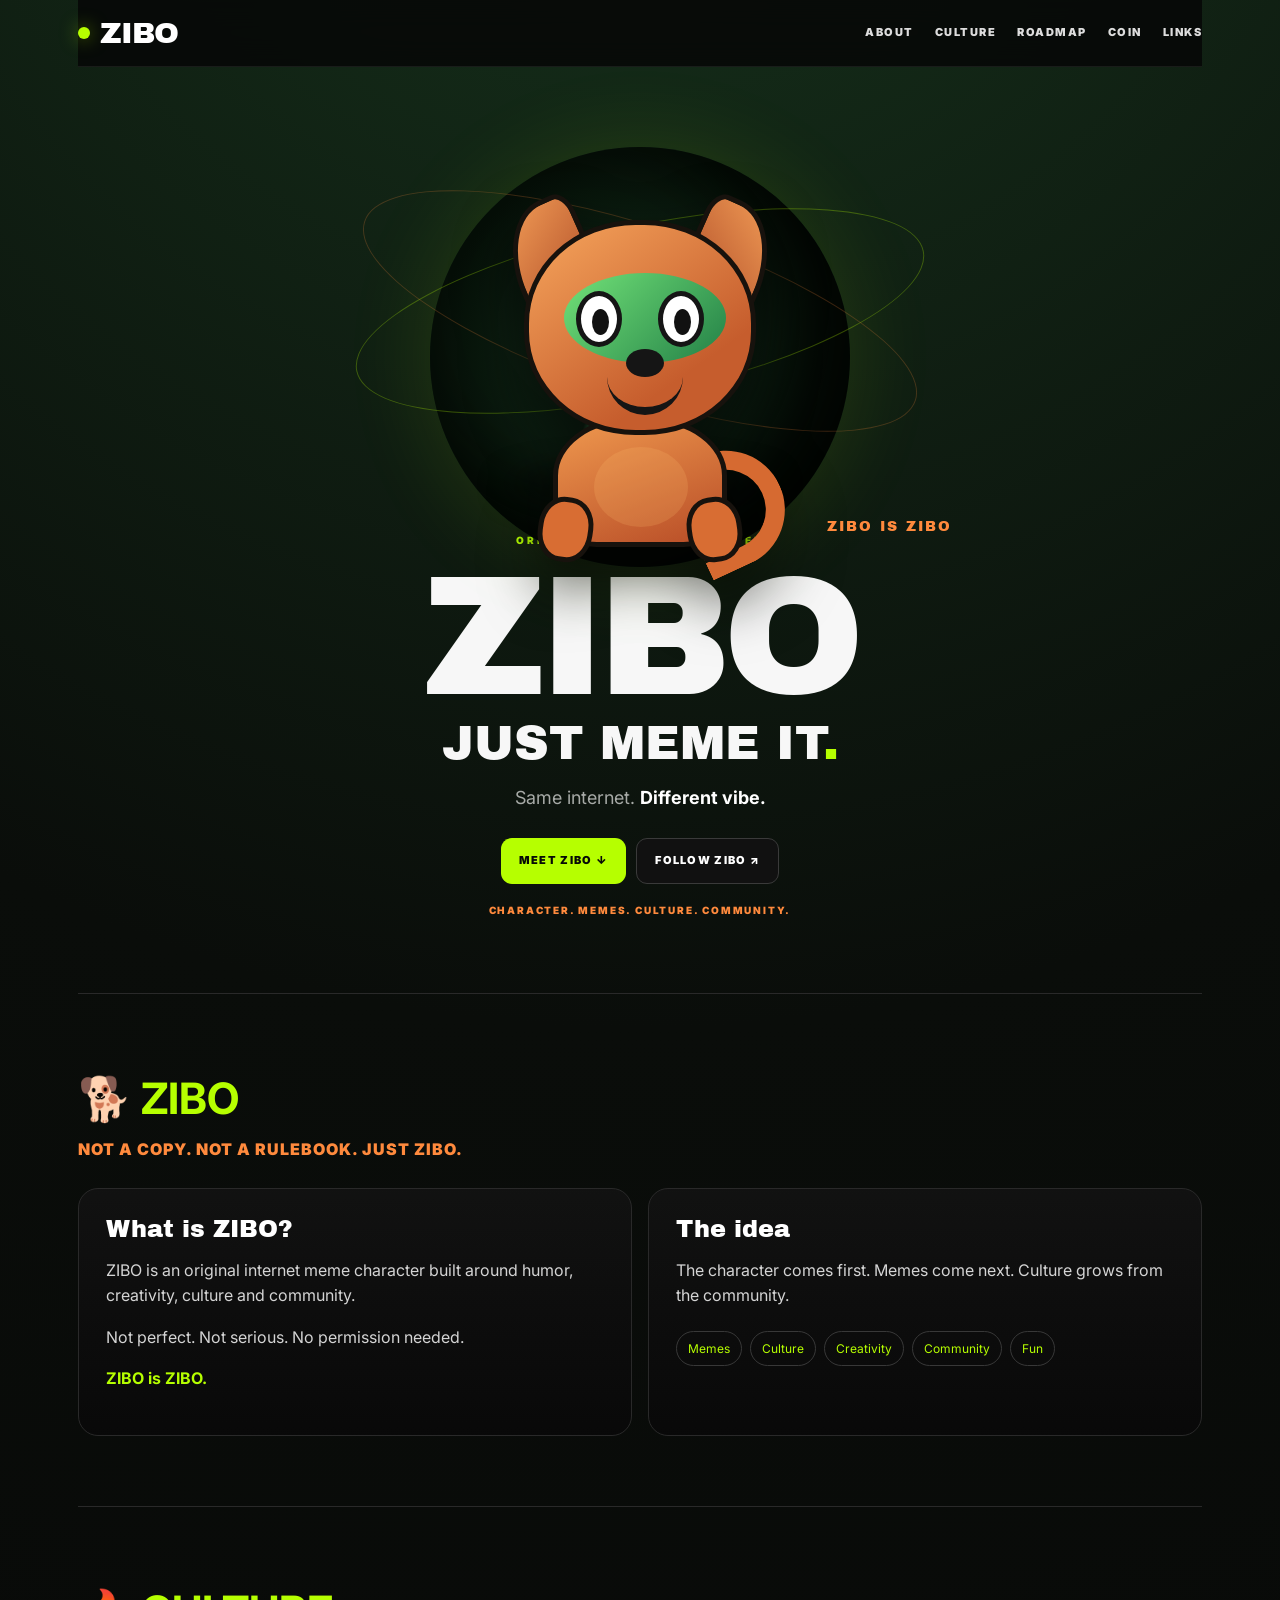
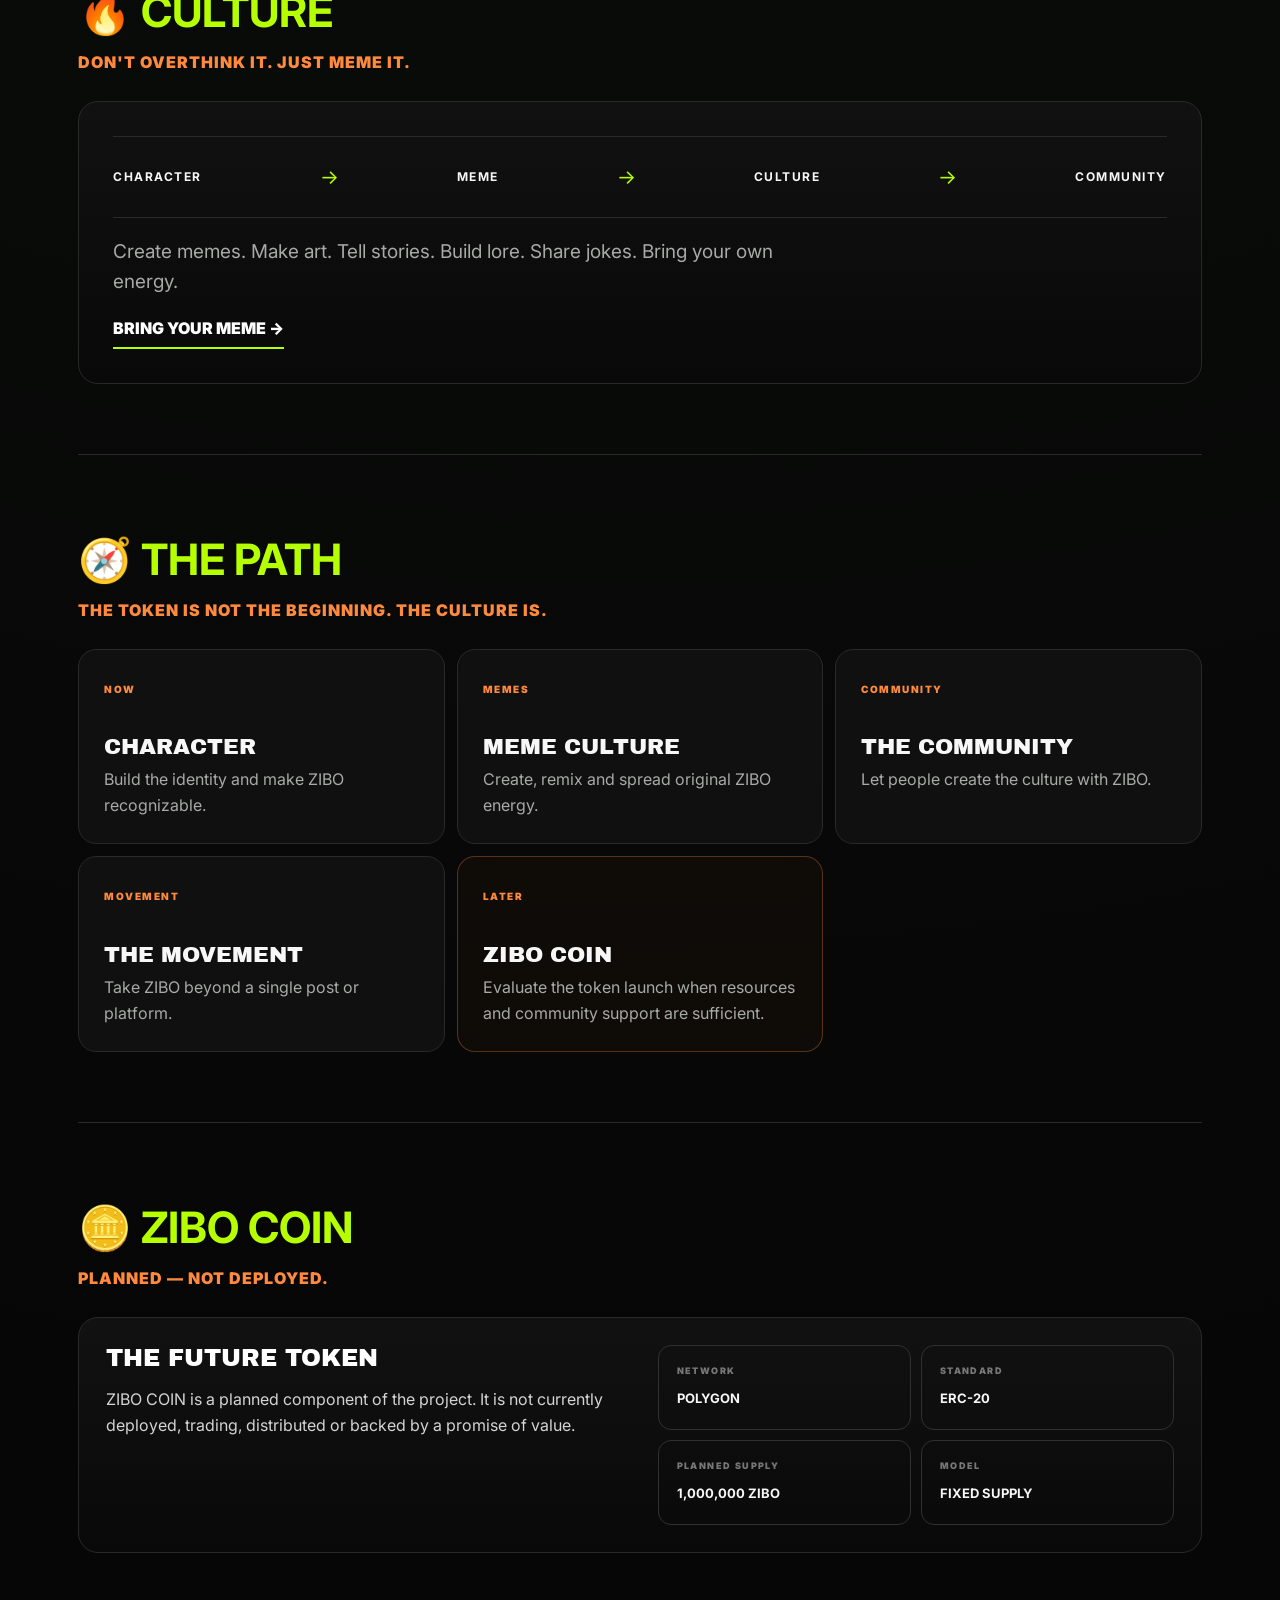
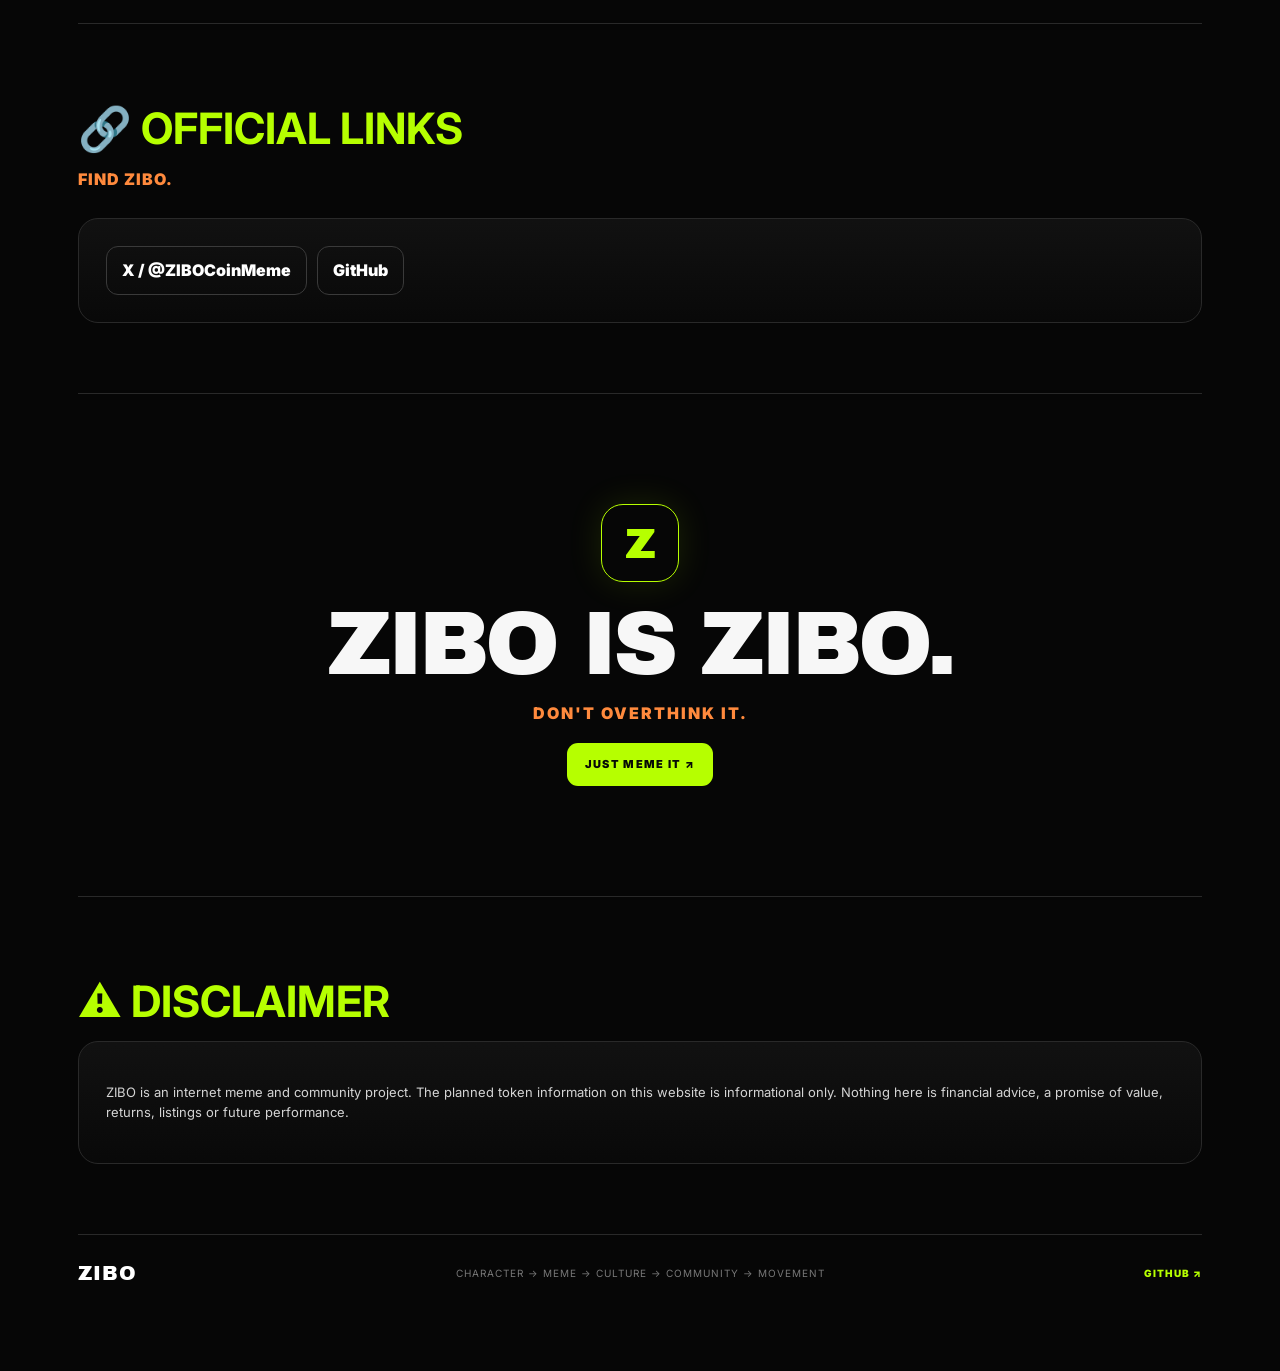
<file: index.html>
<!doctype html>
<html lang="en">
<head>
<meta charset="utf-8">
<meta name="viewport" content="width=device-width,initial-scale=1">
<meta name="theme-color" content="#07110c">
<meta name="description" content="ZIBO — JUST MEME IT. Character. Memes. Culture. Community.">
<meta property="og:title" content="ZIBO — JUST MEME IT.">
<meta property="og:description" content="Same internet. Different vibe.">
<meta property="og:type" content="website">
<title>ZIBO — JUST MEME IT.</title>
<link rel="stylesheet" href="./styles.css">
</head>
<body>
<main class="wrap">
<nav class="nav">
  <a class="brand" href="#top"><span class="brand-dot"></span>ZIBO</a>
  <div class="navlinks"><a href="#about">ABOUT</a><a href="#culture">CULTURE</a><a href="#roadmap">ROADMAP</a><a href="#coin">COIN</a><a href="#links">LINKS</a></div>
</nav>

<header class="hero" id="top">
  <div class="hero-art" aria-label="ZIBO original character">
    <div class="planet"></div><div class="ring ring-a"></div><div class="ring ring-b"></div>
    <div class="zibo-shadow"></div>
    <div class="zibo">
      <div class="ear ear-l"></div><div class="ear ear-r"></div>
      <div class="head"><div class="mask"></div><div class="eye eye-l"><i></i></div><div class="eye eye-r"><i></i></div><div class="nose"></div><div class="smile"></div></div>
      <div class="body"><div class="belly"></div></div><div class="paw paw-l"></div><div class="paw paw-r"></div><div class="tail"></div>
    </div>
    <div class="orbit-word">ZIBO IS ZIBO</div>
  </div>
  <div class="eyebrow">ORIGINAL INTERNET CHARACTER</div>
  <h1>ZIBO</h1>
  <p class="hero-title">JUST MEME IT<span>.</span></p>
  <p class="hero-sub">Same internet. <strong>Different vibe.</strong></p>
  <div class="actions"><a class="btn" href="#about">MEET ZIBO ↓</a><a class="btn alt" href="https://x.com/ZIBOCoinMeme" target="_blank" rel="noopener">FOLLOW ZIBO ↗</a></div>
  <div class="tag">CHARACTER. MEMES. CULTURE. COMMUNITY.</div>
</header>

<section id="about">
  <h2 class="section-title">🐕 ZIBO</h2><p class="section-sub">NOT A COPY. NOT A RULEBOOK. JUST ZIBO.</p>
  <div class="grid">
    <article class="card"><h3>What is ZIBO?</h3><p>ZIBO is an original internet meme character built around humor, creativity, culture and community.</p><p>Not perfect. Not serious. No permission needed.</p><p><strong>ZIBO is ZIBO.</strong></p></article>
    <article class="card"><h3>The idea</h3><p>The character comes first. Memes come next. Culture grows from the community.</p><div class="pills"><span>Memes</span><span>Culture</span><span>Creativity</span><span>Community</span><span>Fun</span></div></article>
  </div>
</section>

<section id="culture">
  <h2 class="section-title">🔥 CULTURE</h2><p class="section-sub">DON'T OVERTHINK IT. JUST MEME IT.</p>
  <div class="culture-box"><div class="flow"><b>CHARACTER</b><span>→</span><b>MEME</b><span>→</span><b>CULTURE</b><span>→</span><b>COMMUNITY</b></div><p>Create memes. Make art. Tell stories. Build lore. Share jokes. Bring your own energy.</p><a class="inline-btn" href="https://x.com/ZIBOCoinMeme" target="_blank" rel="noopener">BRING YOUR MEME →</a></div>
</section>

<section id="roadmap">
  <h2 class="section-title">🧭 THE PATH</h2><p class="section-sub">THE TOKEN IS NOT THE BEGINNING. THE CULTURE IS.</p>
  <div class="timeline">
    <article><span>NOW</span><h3>CHARACTER</h3><p>Build the identity and make ZIBO recognizable.</p></article>
    <article><span>MEMES</span><h3>MEME CULTURE</h3><p>Create, remix and spread original ZIBO energy.</p></article>
    <article><span>COMMUNITY</span><h3>THE COMMUNITY</h3><p>Let people create the culture with ZIBO.</p></article>
    <article><span>MOVEMENT</span><h3>THE MOVEMENT</h3><p>Take ZIBO beyond a single post or platform.</p></article>
    <article class="future"><span>LATER</span><h3>ZIBO COIN</h3><p>Evaluate the token launch when resources and community support are sufficient.</p></article>
  </div>
</section>

<section id="coin">
  <h2 class="section-title">🪙 ZIBO COIN</h2><p class="section-sub">PLANNED — NOT DEPLOYED.</p>
  <div class="card coin-card"><div><h3>THE FUTURE TOKEN</h3><p>ZIBO COIN is a planned component of the project. It is not currently deployed, trading, distributed or backed by a promise of value.</p></div><div class="specs"><div><small>NETWORK</small><b>POLYGON</b></div><div><small>STANDARD</small><b>ERC-20</b></div><div><small>PLANNED SUPPLY</small><b>1,000,000 ZIBO</b></div><div><small>MODEL</small><b>FIXED SUPPLY</b></div></div></div>
</section>

<section id="links">
  <h2 class="section-title">🔗 OFFICIAL LINKS</h2><p class="section-sub">FIND ZIBO.</p>
  <div class="card links"><a href="https://x.com/ZIBOCoinMeme" target="_blank" rel="noopener">X / @ZIBOCoinMeme</a><a href="https://github.com/zibocoinmeme-netizen/ZIBO-COIN" target="_blank" rel="noopener">GitHub</a></div>
</section>

<section class="final"><div class="final-z">Z</div><h2>ZIBO IS ZIBO.</h2><p>DON'T OVERTHINK IT.</p><a class="btn" href="https://x.com/ZIBOCoinMeme" target="_blank" rel="noopener">JUST MEME IT ↗</a></section>

<section class="disclaimer"><h2 class="section-title">⚠️ DISCLAIMER</h2><div class="card"><p>ZIBO is an internet meme and community project. The planned token information on this website is informational only. Nothing here is financial advice, a promise of value, returns, listings or future performance.</p></div></section>

<footer><strong>ZIBO</strong><span>CHARACTER → MEME → CULTURE → COMMUNITY → MOVEMENT</span><a href="https://github.com/zibocoinmeme-netizen/ZIBO-COIN" target="_blank" rel="noopener">GITHUB ↗</a></footer>
</main>
<script src="./script.js"></script>
</body>
</html>
</file>
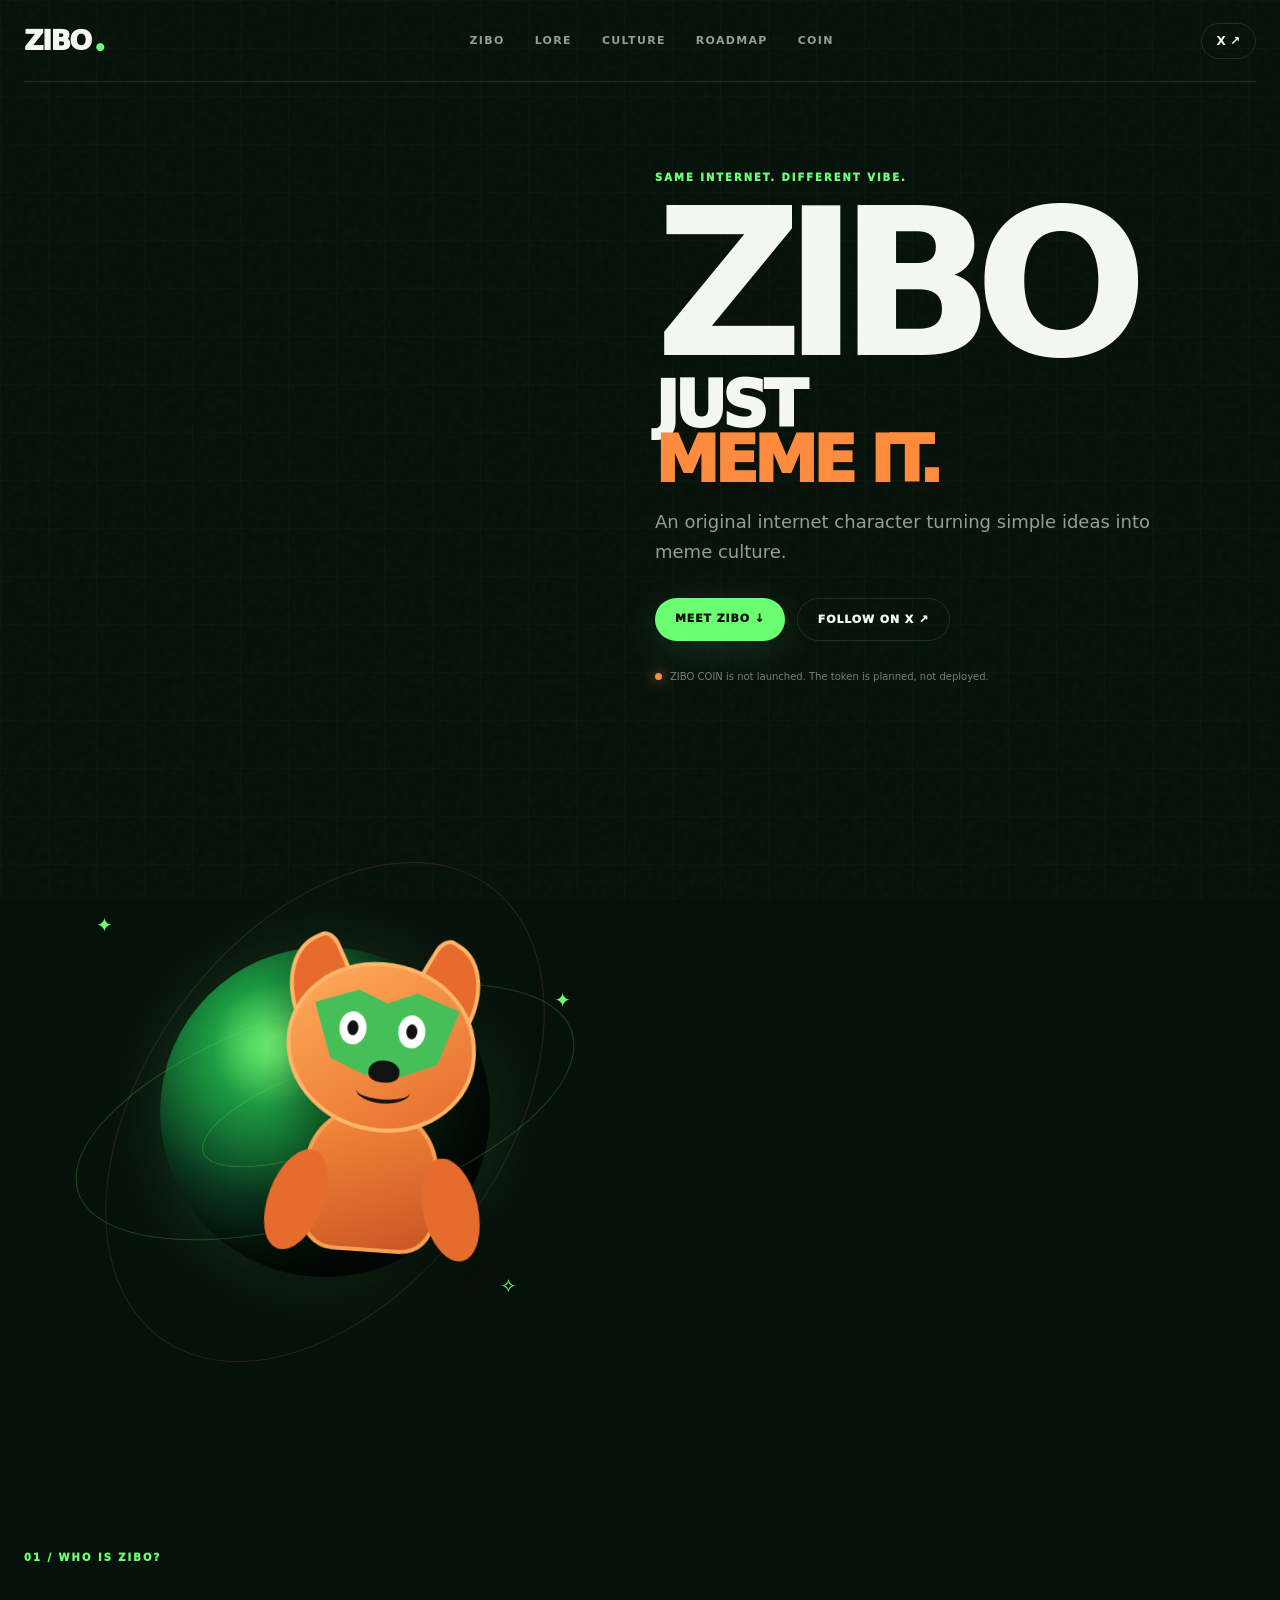
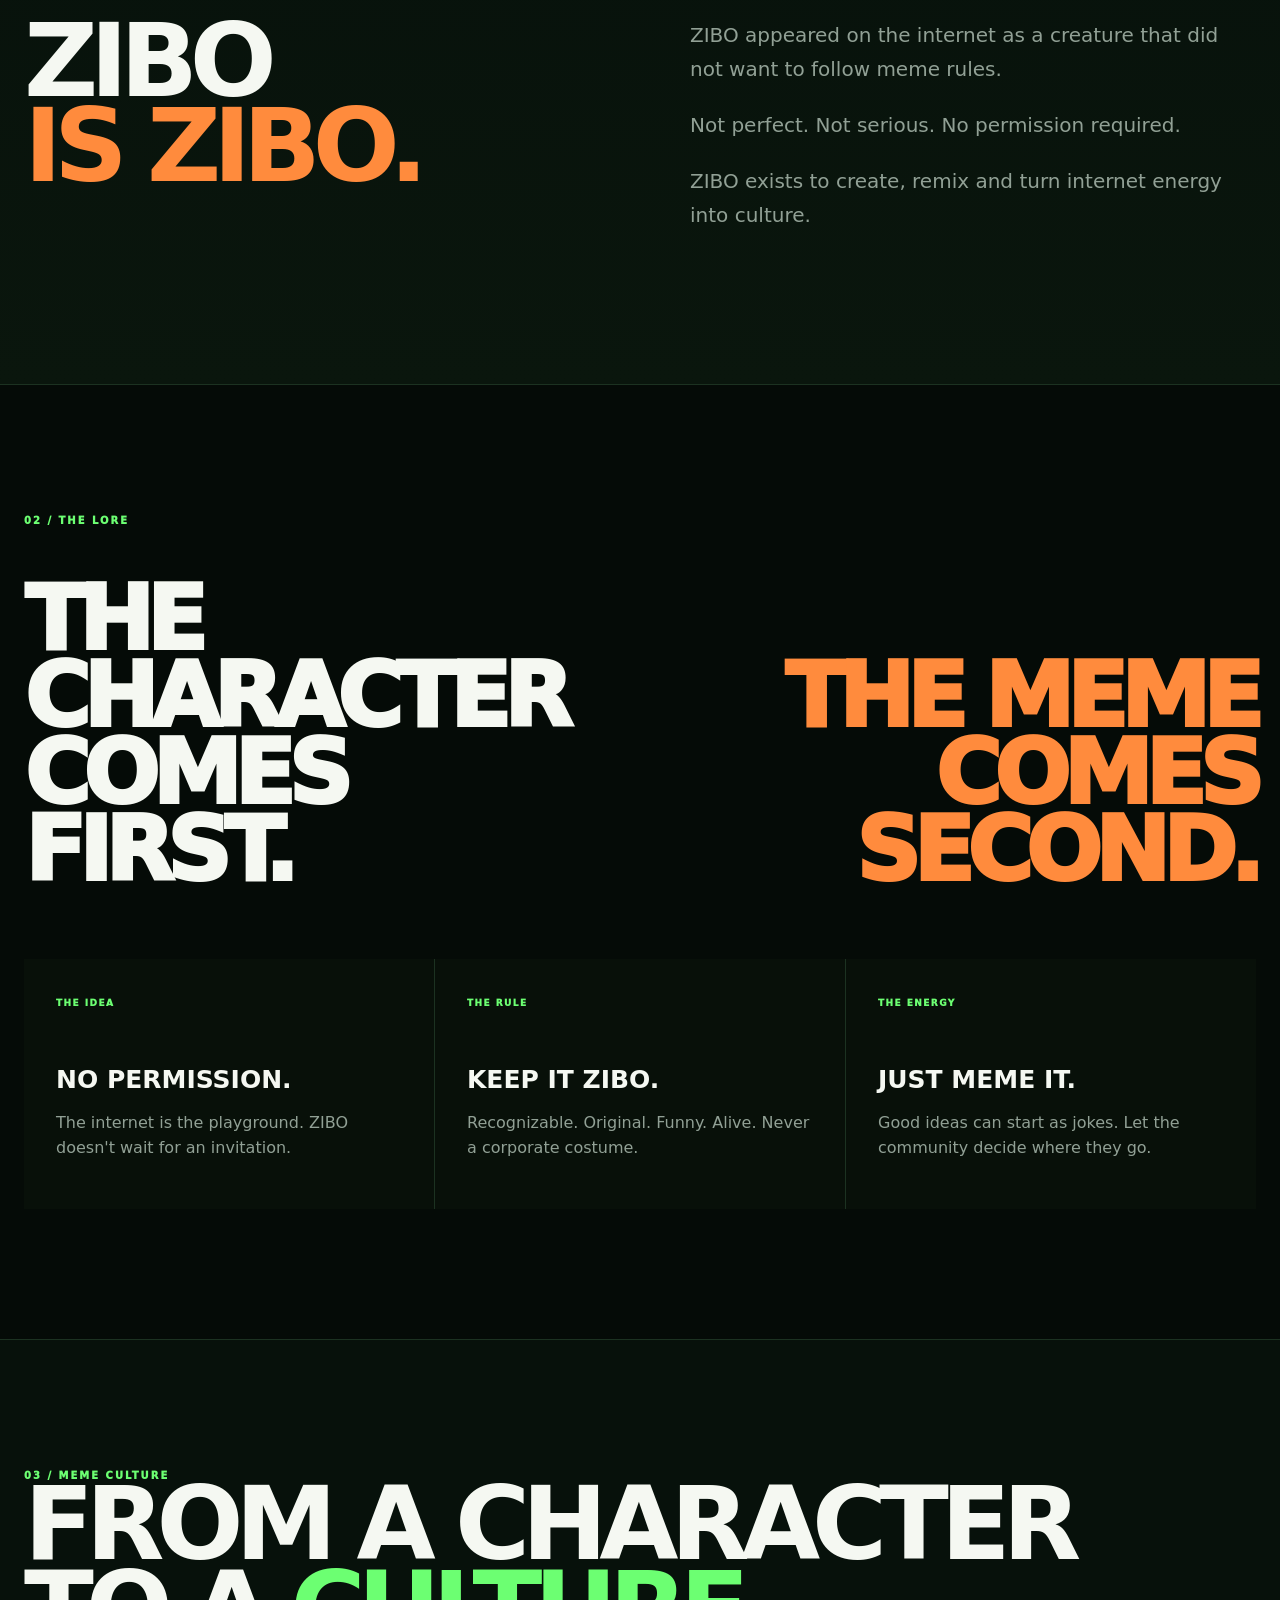
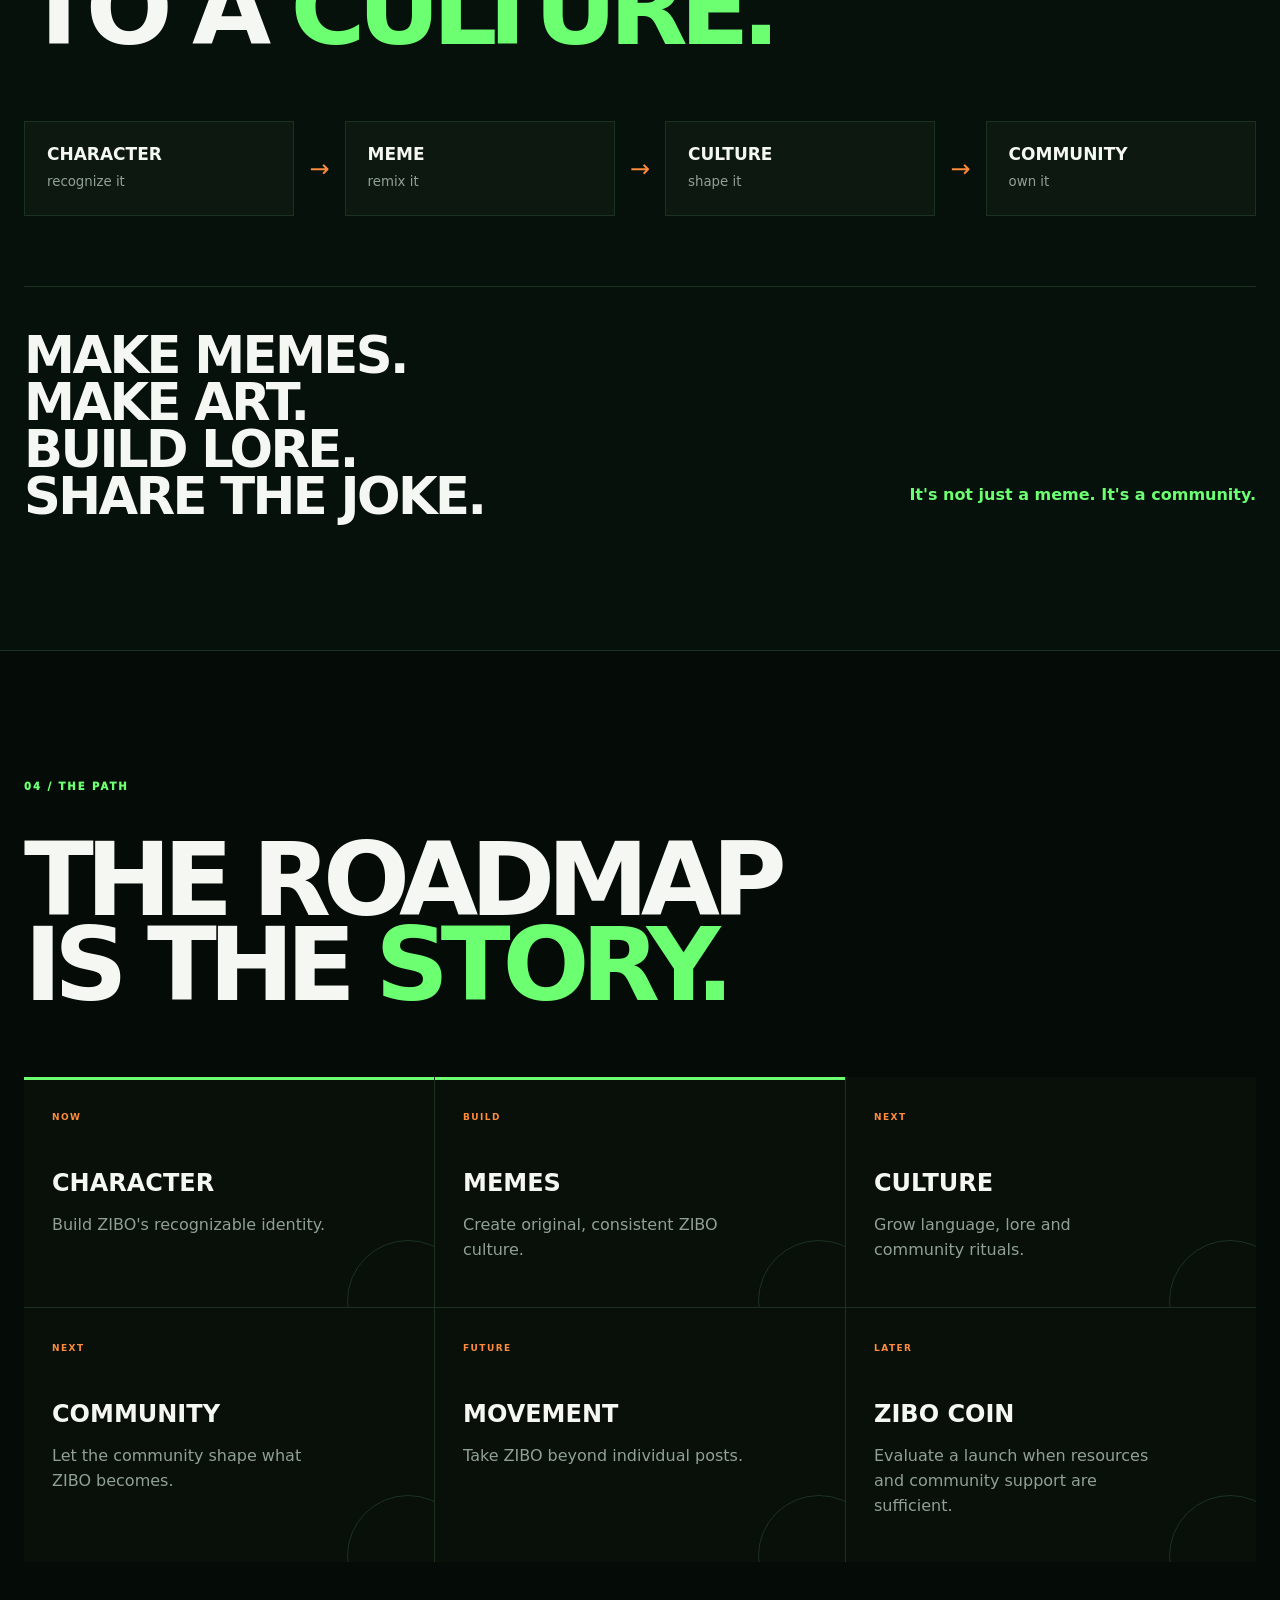
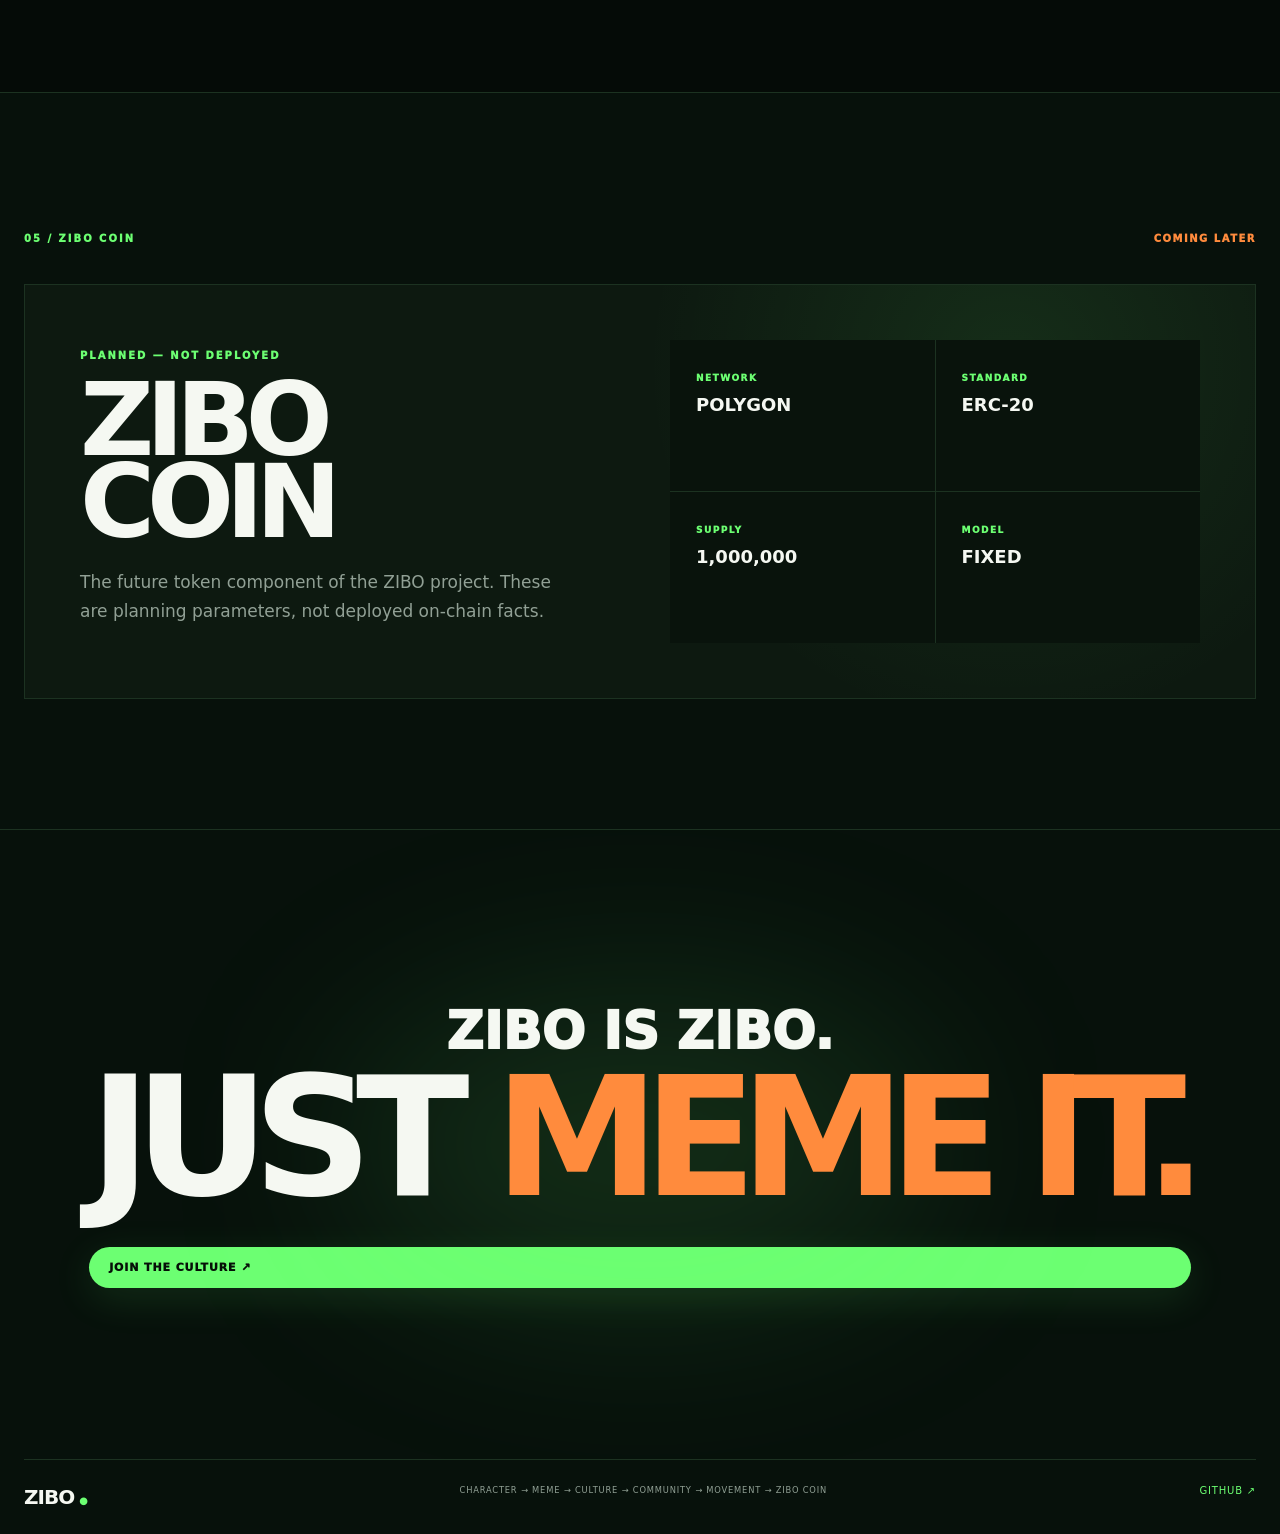
<file: website/index.html>
<!doctype html>
<html lang="en">
<head>
<meta charset="utf-8"><meta name="viewport" content="width=device-width,initial-scale=1">
<meta name="theme-color" content="#07110b"><meta name="description" content="ZIBO — JUST MEME IT.">
<title>ZIBO — JUST MEME IT.</title><link rel="stylesheet" href="./styles.css">
</head>
<body>
<div class="noise"></div>
<header class="site-nav"><a class="logo" href="#top">ZIBO<span>●</span></a><button class="menu" aria-label="Open menu">MENU</button><nav><a href="#zibo">ZIBO</a><a href="#lore">LORE</a><a href="#culture">CULTURE</a><a href="#roadmap">ROADMAP</a><a href="#coin">COIN</a></nav><a class="x-link" href="https://x.com/ZIBOCoinMeme" target="_blank" rel="noreferrer">X ↗</a></header>
<main id="top">
<section class="hero">
<div class="hero-bg"><i></i><i></i><i></i></div>
<div class="hero-copy"><p class="kicker">SAME INTERNET. DIFFERENT VIBE.</p><h1>ZIBO</h1><div class="motto">JUST<br><em>MEME IT.</em></div><p class="hero-text">An original internet character turning simple ideas into meme culture.</p><div class="hero-actions"><a class="btn btn-green" href="#zibo">MEET ZIBO ↓</a><a class="btn btn-line" href="https://x.com/ZIBOCoinMeme" target="_blank" rel="noreferrer">FOLLOW ON X ↗</a></div><p class="notice"><b></b>ZIBO COIN is not launched. The token is planned, not deployed.</p></div>
<div class="hero-art" aria-label="ZIBO visual"><div class="planet"></div><div class="ring ring-one"></div><div class="ring ring-two"></div><div class="zibo-figure"><div class="ear e1"></div><div class="ear e2"></div><div class="head"><div class="mask"></div><div class="eye eye-a"></div><div class="eye eye-b"></div><div class="nose"></div><div class="mouth"></div></div><div class="body"></div><div class="paw p1"></div><div class="paw p2"></div></div><span class="orb o1">✦</span><span class="orb o2">✦</span><span class="orb o3">✧</span></div>
</section>
<section id="zibo" class="section intro"><div class="tag">01 / WHO IS ZIBO?</div><div class="split"><h2>ZIBO<br><span>IS ZIBO.</span></h2><div class="copy"><p>ZIBO appeared on the internet as a creature that did not want to follow meme rules.</p><p>Not perfect. Not serious. No permission required.</p><p>ZIBO exists to create, remix and turn internet energy into culture.</p></div></div></section>
<section id="lore" class="black-section"><div class="tag">02 / THE LORE</div><div class="lore-head"><p>THE CHARACTER<br>COMES FIRST.</p><span>THE MEME<br>COMES SECOND.</span></div><div class="cards"><article><small>THE IDEA</small><h3>NO PERMISSION.</h3><p>The internet is the playground. ZIBO doesn't wait for an invitation.</p></article><article><small>THE RULE</small><h3>KEEP IT ZIBO.</h3><p>Recognizable. Original. Funny. Alive. Never a corporate costume.</p></article><article><small>THE ENERGY</small><h3>JUST MEME IT.</h3><p>Good ideas can start as jokes. Let the community decide where they go.</p></article></div></section>
<section id="culture" class="section culture"><div class="tag">03 / MEME CULTURE</div><h2>FROM A CHARACTER<br>TO A <span>CULTURE.</span></h2><div class="pipeline"><div><b>CHARACTER</b><small>recognize it</small></div><i>→</i><div><b>MEME</b><small>remix it</small></div><i>→</i><div><b>CULTURE</b><small>shape it</small></div><i>→</i><div><b>COMMUNITY</b><small>own it</small></div></div><div class="manifesto"><strong>MAKE MEMES.<br>MAKE ART.<br>BUILD LORE.<br>SHARE THE JOKE.</strong><p>It's not just a meme. It's a community.</p></div></section>
<section id="roadmap" class="black-section roadmap-section"><div class="tag">04 / THE PATH</div><h2>THE ROADMAP<br>IS THE <span>STORY.</span></h2><div class="roadmap"><article class="active"><b>NOW</b><h3>CHARACTER</h3><p>Build ZIBO's recognizable identity.</p></article><article class="active"><b>BUILD</b><h3>MEMES</h3><p>Create original, consistent ZIBO culture.</p></article><article><b>NEXT</b><h3>CULTURE</h3><p>Grow language, lore and community rituals.</p></article><article><b>NEXT</b><h3>COMMUNITY</h3><p>Let the community shape what ZIBO becomes.</p></article><article><b>FUTURE</b><h3>MOVEMENT</h3><p>Take ZIBO beyond individual posts.</p></article><article><b>LATER</b><h3>ZIBO COIN</h3><p>Evaluate a launch when resources and community support are sufficient.</p></article></div></section>
<section id="coin" class="section coin"><div class="coin-top"><div class="tag">05 / ZIBO COIN</div><span>COMING LATER</span></div><div class="coin-panel"><div><p class="kicker">PLANNED — NOT DEPLOYED</p><h2>ZIBO<br>COIN</h2><p>The future token component of the ZIBO project. These are planning parameters, not deployed on-chain facts.</p></div><div class="specs"><div><small>NETWORK</small><b>POLYGON</b></div><div><small>STANDARD</small><b>ERC-20</b></div><div><small>SUPPLY</small><b>1,000,000</b></div><div><small>MODEL</small><b>FIXED</b></div></div></div></section>
<section class="final"><div class="final-glow"></div><p>ZIBO IS ZIBO.</p><h2>JUST <span>MEME IT.</span></h2><a class="btn btn-green" href="https://x.com/ZIBOCoinMeme" target="_blank" rel="noreferrer">JOIN THE CULTURE ↗</a></section>
</main><footer><b>ZIBO<span>●</span></b><small>CHARACTER → MEME → CULTURE → COMMUNITY → MOVEMENT → ZIBO COIN</small><a href="https://github.com/zibocoinmeme-netizen/ZIBO-COIN" target="_blank" rel="noreferrer">GITHUB ↗</a></footer>
<script src="./script.js"></script>
</body></html>
</file>
<file: styles.css>
@import url('https://fonts.googleapis.com/css2?family=Archivo+Black&family=Inter:wght@400;600;800;900&display=swap');
:root{--bg:#060606;--panel:#101010;--green:#b6ff00;--orange:#ff8a3d;--text:#f7f7f7;--muted:#a7aaa7;--line:#292929}*{box-sizing:border-box}html{scroll-behavior:smooth}body{margin:0;background:radial-gradient(circle at 50% -8%,#17351d 0,#0a0d0a 28%,#060606 68%);color:var(--text);font-family:Inter,system-ui,sans-serif;line-height:1.6}.wrap{max-width:1160px;margin:auto;padding:0 18px 60px}.nav{position:sticky;top:0;z-index:20;display:flex;align-items:center;justify-content:space-between;padding:17px 0;background:rgba(6,6,6,.84);backdrop-filter:blur(14px);border-bottom:1px solid rgba(255,255,255,.07)}.brand{display:flex;align-items:center;gap:10px;color:#fff;text-decoration:none;font:30px 'Archivo Black';letter-spacing:-1px}.brand-dot{width:12px;height:12px;background:var(--green);border-radius:50%;box-shadow:0 0 18px rgba(182,255,0,.5)}.navlinks{display:flex;gap:21px}.navlinks a{color:#ddd;text-decoration:none;font-size:11px;font-weight:900;letter-spacing:1.5px}.navlinks a:hover{color:var(--green)}.hero{min-height:900px;text-align:center;display:flex;flex-direction:column;align-items:center;justify-content:center;position:relative;overflow:hidden;padding:55px 0 75px}.hero-art{position:relative;width:min(650px,100%);height:430px;margin-bottom:-20px}.planet{position:absolute;left:50%;top:25px;transform:translateX(-50%);width:420px;height:420px;border-radius:50%;background:radial-gradient(circle at 35% 28%,#35643c 0 3%,transparent 4%),radial-gradient(circle at 66% 47%,#183c23 0 12%,transparent 13%),radial-gradient(circle at 45% 69%,#254e30 0 9%,transparent 10%),radial-gradient(circle,#16341f,#061008 69%);box-shadow:inset -45px -35px 90px #020402,0 0 90px rgba(182,255,0,.12)}.ring{position:absolute;left:50%;top:104px;width:580px;height:170px;border:1px solid rgba(182,255,0,.28);border-radius:50%;transform:translateX(-50%) rotate(-12deg)}.ring-b{transform:translateX(-50%) rotate(18deg);border-color:rgba(255,138,61,.22)}.zibo{position:absolute;left:50%;top:60px;transform:translateX(-50%);width:280px;height:350px;filter:drop-shadow(0 28px 28px rgba(0,0,0,.6));z-index:3}.zibo-shadow{position:absolute;left:50%;top:345px;transform:translateX(-50%);width:270px;height:40px;border-radius:50%;background:rgba(0,0,0,.45);filter:blur(15px);z-index:2}.ear{position:absolute;top:18px;width:82px;height:125px;background:linear-gradient(145deg,#f09a55,#a84422);border:5px solid #17120d;border-radius:65% 20% 65% 20%;z-index:2}.ear-l{left:12px;transform:rotate(-24deg)}.ear-r{right:12px;transform:scaleX(-1) rotate(-24deg)}.head{position:absolute;left:24px;top:38px;width:232px;height:215px;border-radius:48%;background:linear-gradient(145deg,#f6a55c,#c65d2d 72%);border:5px solid #17120d;z-index:4}.mask{position:absolute;left:35px;top:48px;width:162px;height:90px;border-radius:50%;background:linear-gradient(135deg,#72e278,#238047)}.eye{position:absolute;top:66px;width:46px;height:56px;background:#fff;border:5px solid #151515;border-radius:50%;z-index:3}.eye i{position:absolute;width:17px;height:26px;left:11px;top:13px;border-radius:50%;background:#111}.eye-l{left:47px}.eye-r{right:47px}.nose{position:absolute;left:97px;top:124px;width:38px;height:28px;background:#151515;border-radius:50%;z-index:5}.smile{position:absolute;left:78px;top:145px;width:76px;height:45px;border-bottom:8px solid #151515;border-radius:0 0 55px 55px;z-index:5}.body{position:absolute;left:53px;top:235px;width:174px;height:130px;background:linear-gradient(160deg,#ef984e,#b84d27);border:5px solid #17120d;border-radius:45% 45% 25% 25%;z-index:3}.belly{position:absolute;left:36px;top:25px;width:94px;height:80px;border-radius:50%;background:rgba(255,191,112,.18)}.paw{position:absolute;top:315px;width:55px;height:65px;background:#d86d33;border:5px solid #17120d;border-radius:45%;z-index:4}.paw-l{left:38px;transform:rotate(8deg)}.paw-r{right:38px;transform:rotate(-8deg)}.tail{position:absolute;right:-4px;top:265px;width:100px;height:118px;border:19px solid #d66a31;border-left:0;border-radius:0 90px 90px 0;transform:rotate(-25deg);z-index:2}.orbit-word{position:absolute;right:2%;bottom:18px;color:var(--orange);font:14px/1 'Archivo Black';letter-spacing:2px;z-index:5}.eyebrow{color:var(--green);font-size:10px;font-weight:900;letter-spacing:2.8px}.hero h1{font:clamp(78px,16vw,170px)/.82 'Archivo Black';letter-spacing:-7px;margin:20px 0 10px}.hero-title{font:clamp(27px,4vw,48px) 'Archivo Black';margin:0}.hero-title span{color:var(--green)}.hero-sub{color:var(--muted);font-size:18px;margin:15px 0 0}.hero-sub strong{color:#fff}.actions{display:flex;flex-wrap:wrap;justify-content:center;gap:10px;margin-top:25px}.btn{display:inline-flex;align-items:center;justify-content:center;text-decoration:none;font-size:11px;font-weight:900;letter-spacing:1.3px;padding:13px 18px;border-radius:11px;background:var(--green);color:#070b06;transition:.2s}.btn:hover{transform:translateY(-2px);filter:brightness(1.08)}.btn.alt{background:#111;color:#fff;border:1px solid #3a3a3a}.tag{margin-top:18px;color:var(--orange);font-size:10px;font-weight:900;letter-spacing:1.8px}section{border-top:1px solid var(--line);padding:70px 0}.section-title{color:var(--green);font-size:clamp(1.9rem,4vw,2.7rem);margin:0 0 4px}.section-sub{color:var(--orange);font-weight:900;letter-spacing:1px;margin:0 0 25px}.grid{display:grid;grid-template-columns:repeat(2,minmax(0,1fr));gap:16px}.card,.culture-box{background:linear-gradient(180deg,rgba(18,18,18,.96),rgba(9,9,9,.96));border:1px solid var(--line);border-radius:20px;padding:27px}.card h3{margin:0 0 10px;color:#fff;font:24px 'Archivo Black'}.card p{color:#d4d4d4}.card strong{color:var(--green)}.pills{display:flex;flex-wrap:wrap;gap:8px;margin-top:22px}.pills span{padding:7px 11px;border:1px solid #383838;border-radius:999px;color:var(--green);font-size:12px}.culture-box{padding:34px}.flow{display:flex;align-items:center;justify-content:space-between;gap:15px;border-block:1px solid var(--line);padding:24px 0}.flow b{font-size:12px;letter-spacing:1.5px}.flow span{color:var(--green);font-size:20px}.culture-box p{max-width:700px;color:var(--muted);font-size:19px;line-height:1.6}.inline-btn{display:inline-block;color:#fff;text-decoration:none;font-weight:900;border-bottom:2px solid var(--green);padding-bottom:5px}.timeline{display:grid;grid-template-columns:repeat(3,1fr);gap:12px}.timeline article{background:#101010;border:1px solid var(--line);border-radius:18px;padding:25px;min-height:175px}.timeline article:hover{border-color:rgba(182,255,0,.4)}.timeline span{color:var(--orange);font-size:10px;font-weight:900;letter-spacing:1.5px}.timeline h3{font:22px 'Archivo Black';margin:35px 0 8px}.timeline p{color:var(--muted);margin:0}.timeline .future{border-color:rgba(255,138,61,.3);background:rgba(255,138,61,.035)}.coin-card{display:grid;grid-template-columns:1fr 1fr;gap:35px}.specs{display:grid;grid-template-columns:1fr 1fr;gap:10px}.specs div{padding:18px;border:1px solid #303030;border-radius:13px}.specs small{display:block;color:#777;font-size:9px;font-weight:900;letter-spacing:1.4px;margin-bottom:7px}.specs b{font-size:13px}.links{display:flex;flex-wrap:wrap;gap:10px}.links a{color:#fff;text-decoration:none;border:1px solid #3a3a3a;border-radius:12px;padding:11px 15px;font-weight:900}.links a:hover{color:var(--green);border-color:var(--green)}.final{text-align:center;padding:110px 0}.final-z{width:78px;height:78px;display:grid;place-items:center;margin:0 auto 22px;border:1px solid var(--green);border-radius:22px;color:var(--green);font:43px 'Archivo Black';box-shadow:0 0 35px rgba(182,255,0,.12)}.final h2{font:clamp(46px,8vw,90px)/.9 'Archivo Black';letter-spacing:-4px;margin:15px 0}.final p{color:var(--orange);font-weight:900;letter-spacing:2px}.disclaimer .card{color:#999;font-size:13px}footer{border-top:1px solid var(--line);padding:27px 0;display:flex;align-items:center;justify-content:space-between;gap:15px;color:#777;font-size:10px;letter-spacing:1px}footer strong{color:#fff;font:20px 'Archivo Black'}footer a{color:var(--green);text-decoration:none;font-weight:900}.reveal{opacity:0;transform:translateY(25px);transition:opacity .7s ease,transform .7s ease}.reveal.in{opacity:1;transform:none}@media(max-width:760px){.navlinks{display:none}.hero{min-height:790px;padding-top:35px}.hero-art{height:370px}.planet{width:330px;height:330px;top:35px}.ring{width:450px;top:115px}.zibo{transform:translateX(-50%) scale(.82);transform-origin:top center}.orbit-word{right:0;bottom:0}.grid,.coin-card{grid-template-columns:1fr}.timeline{grid-template-columns:1fr}.flow{overflow:auto;justify-content:flex-start}.flow b,.flow span{flex:0 0 auto}.specs{grid-template-columns:1fr}footer{flex-direction:column;align-items:flex-start}.hero h1{letter-spacing:-5px}}@media(prefers-reduced-motion:reduce){html{scroll-behavior:auto}.reveal{opacity:1;transform:none;transition:none}}
</file>
<file: website/styles.css>
:root{--bg:#07110b;--panel:#0d1910;--panel2:#101f13;--text:#f5f8f2;--muted:#91a095;--green:#6cff72;--orange:#ff8b3d;--line:#1c3221;--max:1240px}*{box-sizing:border-box}html{scroll-behavior:smooth}body{margin:0;background:var(--bg);color:var(--text);font-family:Inter,ui-sans-serif,system-ui,-apple-system,BlinkMacSystemFont,"Segoe UI",sans-serif;overflow-x:hidden}body:before{content:"";position:fixed;inset:0;pointer-events:none;background-image:linear-gradient(rgba(108,255,114,.025) 1px,transparent 1px),linear-gradient(90deg,rgba(108,255,114,.025) 1px,transparent 1px);background-size:48px 48px;z-index:-2}.noise{position:fixed;inset:0;pointer-events:none;opacity:.035;z-index:20;background-image:url("data:image/svg+xml,%3Csvg viewBox='0 0 180 180' xmlns='http://www.w3.org/2000/svg'%3E%3Cfilter id='n'%3E%3CfeTurbulence type='fractalNoise' baseFrequency='.8' numOctaves='4' stitchTiles='stitch'/%3E%3C/filter%3E%3Crect width='100%25' height='100%25' filter='url(%23n)' opacity='.8'/%3E%3C/svg%3E")}a{color:inherit;text-decoration:none}.site-nav{height:82px;width:min(var(--max),calc(100% - 48px));margin:auto;display:flex;align-items:center;justify-content:space-between;border-bottom:1px solid var(--line);position:relative;z-index:10}.logo{font-weight:1000;font-size:27px;letter-spacing:-.06em}.logo span,footer span{color:var(--green);font-size:10px;margin-left:5px}.site-nav nav{display:flex;gap:30px;font-size:11px;font-weight:900;letter-spacing:.12em;color:var(--muted)}.site-nav nav a:hover{color:var(--green)}.x-link{border:1px solid var(--line);border-radius:999px;padding:10px 15px;font-size:12px;font-weight:900}.menu{display:none;background:none;border:0;color:var(--text);font-weight:900}.hero{min-height:calc(100vh - 82px);width:min(var(--max),calc(100% - 48px));margin:auto;display:grid;grid-template-columns:1fr 1fr;align-items:center;gap:30px;position:relative}.hero-copy{padding:80px 0}.kicker,.tag{color:var(--green);font-size:10px;font-weight:1000;letter-spacing:.2em}.hero h1{font-size:clamp(100px,16vw,205px);line-height:.72;letter-spacing:-.1em;margin:28px 0 20px}.motto{font-size:clamp(38px,5vw,70px);font-weight:1000;line-height:.86;letter-spacing:-.07em}.motto em{color:var(--orange);font-style:normal}.hero-text{max-width:520px;color:var(--muted);font-size:18px;line-height:1.7}.hero-actions{display:flex;gap:12px;margin:30px 0;flex-wrap:wrap}.btn{display:inline-flex;padding:14px 20px;border-radius:999px;font-size:11px;font-weight:1000;letter-spacing:.08em;transition:transform .2s,box-shadow .2s}.btn:hover{transform:translateY(-3px)}.btn-green{background:var(--green);color:#061008;box-shadow:0 10px 40px rgba(108,255,114,.12)}.btn-line{border:1px solid var(--line)}.notice{font-size:10px;color:#708176;display:flex;align-items:center;gap:8px}.notice b{width:7px;height:7px;border-radius:50%;background:var(--orange);box-shadow:0 0 14px var(--orange)}.hero-art{height:620px;position:relative;display:grid;place-items:center;isolation:isolate}.planet{width:330px;height:330px;border-radius:50%;background:radial-gradient(circle at 35% 30%,#71ff77 0 3%,#1d9d43 20%,#0a3b20 48%,#06170d 72%);box-shadow:0 0 70px rgba(108,255,114,.14),inset -45px -35px 60px rgba(0,0,0,.7);animation:float 6s ease-in-out infinite}.planet:before{content:"";position:absolute;width:260px;height:80px;border-radius:50%;border:1px solid rgba(108,255,114,.25);transform:translate(35px,120px) rotate(-20deg)}.ring{position:absolute;border:1px solid rgba(108,255,114,.22);border-radius:50%;width:520px;height:210px}.ring-one{transform:rotate(-18deg)}.ring-two{width:360px;height:560px;transform:rotate(36deg);border-color:rgba(255,139,61,.16)}.zibo-figure{position:absolute;width:250px;height:340px;transform:translate(50px,-5px) rotate(4deg);filter:drop-shadow(0 25px 30px rgba(0,0,0,.45));animation:float 5s ease-in-out -1s infinite}.head{position:absolute;z-index:3;left:32px;top:25px;width:190px;height:170px;border-radius:48% 52% 47% 53%;background:linear-gradient(145deg,#ffad5b,#e66b2d);border:4px solid #ffb66a}.ear{position:absolute;z-index:2;top:4px;width:70px;height:100px;background:#e66b2d;border-radius:80% 20% 70% 30%;border:4px solid #ffb66a}.e1{left:28px;transform:rotate(-28deg)}.e2{right:25px;transform:scaleX(-1) rotate(-28deg)}.mask{position:absolute;left:22px;top:25px;width:145px;height:85px;background:#46bf58;clip-path:polygon(0 18%,30% 0,50% 14%,70% 0,100% 18%,87% 82%,62% 100%,50% 84%,38% 100%,13% 82%);border-radius:20px}.eye{position:absolute;top:47px;width:27px;height:33px;background:#fff;border-radius:50%;z-index:2}.eye:after{content:"";position:absolute;width:11px;height:15px;background:#111;border-radius:50%;left:8px;top:9px}.eye-a{left:48px}.eye-b{right:48px}.nose{position:absolute;z-index:4;left:80px;top:94px;width:31px;height:22px;background:#10130f;border-radius:55% 55% 45% 45%}.mouth{position:absolute;z-index:4;left:69px;top:112px;width:54px;height:25px;border-bottom:4px solid #16150f;border-radius:0 0 50% 50%}.body{position:absolute;left:58px;top:170px;width:135px;height:145px;border-radius:45% 45% 25% 25%;background:linear-gradient(160deg,#f68b3c,#c95624);border:4px solid #f6a052}.paw{position:absolute;top:215px;width:55px;height:105px;border-radius:50%;background:#e56c2d}.p1{left:25px;transform:rotate(17deg)}.p2{right:15px;transform:rotate(-17deg)}.orb{position:absolute;color:var(--green);font-size:20px;animation:twinkle 2.5s infinite}.o1{top:18%;left:12%}.o2{right:9%;top:30%;animation-delay:.8s}.o3{right:18%;bottom:20%;animation-delay:1.4s}.section{padding:130px max(24px,calc((100vw - var(--max))/2))}.intro{background:linear-gradient(180deg,var(--bg),#0a160d)}.split{display:grid;grid-template-columns:1fr 1fr;gap:100px;margin-top:55px}.split h2,.culture h2,.roadmap-section h2{font-size:clamp(52px,8vw,105px);line-height:.83;letter-spacing:-.08em;margin:0}.split h2 span{color:var(--orange)}.copy{max-width:560px}.copy p{font-size:20px;color:var(--muted);line-height:1.7;margin:0 0 22px}.black-section{background:#050b07;padding:130px max(24px,calc((100vw - var(--max))/2));border-top:1px solid var(--line);border-bottom:1px solid var(--line)}.lore-head{display:flex;justify-content:space-between;align-items:end;gap:30px;margin:55px 0 70px}.lore-head p,.lore-head span{font-size:clamp(48px,7vw,96px);line-height:.86;letter-spacing:-.08em;font-weight:1000;margin:0}.lore-head span{color:var(--orange);text-align:right}.cards{display:grid;grid-template-columns:repeat(3,1fr);gap:1px;background:var(--line)}.cards article{min-height:250px;background:#081009;padding:32px;opacity:0;transform:translateY(22px);transition:opacity .7s,transform .7s}.cards article.seen,.roadmap article.seen,.pipeline div.seen,.coin-panel.seen{opacity:1;transform:none}.cards small,.specs small{color:var(--green);font-size:9px;font-weight:1000;letter-spacing:.16em}.cards h3{font-size:25px;margin:55px 0 10px}.cards p{color:var(--muted);line-height:1.6}.culture h2 span,.roadmap-section h2 span{color:var(--green)}.pipeline{display:grid;grid-template-columns:1fr auto 1fr auto 1fr auto 1fr;align-items:center;gap:15px;margin:70px 0}.pipeline div{padding:22px;border:1px solid var(--line);background:var(--panel);min-height:95px;opacity:0;transform:translateY(22px);transition:opacity .7s,transform .7s}.pipeline b{display:block;font-size:17px}.pipeline small{display:block;color:var(--muted);margin-top:10px}.pipeline i{font-size:24px;color:var(--orange);font-style:normal}.manifesto{display:flex;justify-content:space-between;align-items:end;border-top:1px solid var(--line);padding-top:45px;gap:30px}.manifesto strong{font-size:clamp(28px,4vw,52px);line-height:.92;letter-spacing:-.05em}.manifesto p{color:var(--green);font-weight:900}.roadmap-section h2{margin-top:45px}.roadmap{display:grid;grid-template-columns:repeat(3,1fr);gap:1px;background:var(--line);margin-top:70px}.roadmap article{min-height:220px;background:#081009;padding:28px;position:relative;overflow:hidden;opacity:0;transform:translateY(22px);transition:opacity .7s,transform .7s}.roadmap article:after{content:"";position:absolute;right:-35px;bottom:-55px;width:120px;height:120px;border:1px solid var(--line);border-radius:50%}.roadmap article.active{box-shadow:inset 0 3px var(--green)}.roadmap article>b{font-size:9px;color:var(--orange);letter-spacing:.16em}.roadmap h3{font-size:24px;margin:45px 0 10px}.roadmap p{color:var(--muted);max-width:280px;line-height:1.55}.coin{padding-top:140px}.coin-top{display:flex;justify-content:space-between;align-items:center}.coin-top>span{font-size:10px;font-weight:1000;color:var(--orange);letter-spacing:.15em}.coin-panel{margin-top:40px;padding:55px;border:1px solid var(--line);background:radial-gradient(circle at 80% 20%,rgba(108,255,114,.09),transparent 35%),var(--panel);display:grid;grid-template-columns:1fr 1fr;gap:60px;opacity:0;transform:translateY(22px);transition:opacity .8s,transform .8s}.coin-panel h2{font-size:clamp(60px,8vw,105px);line-height:.8;letter-spacing:-.08em;margin:18px 0 25px}.coin-panel>div>p:last-child{color:var(--muted);font-size:17px;max-width:500px;line-height:1.7}.specs{display:grid;grid-template-columns:1fr 1fr;gap:1px;background:var(--line)}.specs div{background:#09130c;padding:26px}.specs b{display:block;margin-top:9px;font-size:18px}.final{text-align:center;min-height:70vh;display:grid;place-content:center;position:relative;overflow:hidden;border-top:1px solid var(--line)}.final-glow{position:absolute;width:600px;height:300px;background:rgba(108,255,114,.12);filter:blur(100px);border-radius:50%;left:50%;top:50%;transform:translate(-50%,-50%)}.final p,.final h2{position:relative;margin:0}.final p{font-weight:1000;font-size:clamp(30px,4vw,55px)}.final h2{font-size:clamp(70px,13vw,180px);line-height:.78;letter-spacing:-.1em;margin:12px 0 45px}.final h2 span{color:var(--orange)}footer{width:min(var(--max),calc(100% - 48px));margin:auto;border-top:1px solid var(--line);padding:25px 0;display:flex;justify-content:space-between;gap:20px;color:var(--muted);font-size:10px;letter-spacing:.08em}footer b{color:var(--text);font-size:20px;letter-spacing:-.05em}footer a{color:var(--green)}@keyframes float{0%,100%{transform:translateY(0) rotate(4deg)}50%{transform:translateY(-13px) rotate(1deg)}}@keyframes twinkle{0%,100%{opacity:.25;transform:scale(.8)}50%{opacity:1;transform:scale(1.25)}}@media(max-width:850px){.site-nav{width:calc(100% - 32px)}.site-nav nav{display:none;position:absolute;top:70px;left:0;right:0;background:#07110b;border:1px solid var(--line);padding:18px;flex-direction:column;gap:18px}.site-nav nav.open{display:flex}.menu{display:block}.x-link{display:none}.hero{width:calc(100% - 32px);grid-template-columns:1fr;padding:60px 0}.hero-copy{padding:20px 0}.hero-art{height:470px;order:-1}.planet{width:245px;height:245px}.ring{width:390px;height:160px}.ring-two{width:270px;height:420px}.zibo-figure{transform:scale(.82) translate(45px,-10px)}.split,.coin-panel{grid-template-columns:1fr;gap:40px}.cards,.roadmap{grid-template-columns:1fr}.lore-head{display:block}.lore-head span{display:block;text-align:left;margin-top:20px}.pipeline{grid-template-columns:1fr;gap:8px}.pipeline i{transform:rotate(90deg);text-align:center}.manifesto{display:block}.manifesto p{margin-top:30px}.section,.black-section{padding-top:90px;padding-bottom:90px}.coin-panel{padding:28px}.specs{grid-template-columns:1fr 1fr}footer{width:calc(100% - 32px);flex-direction:column}}@media(prefers-reduced-motion:reduce){*{scroll-behavior:auto!important;animation:none!important;transition:none!important}}
</file>
